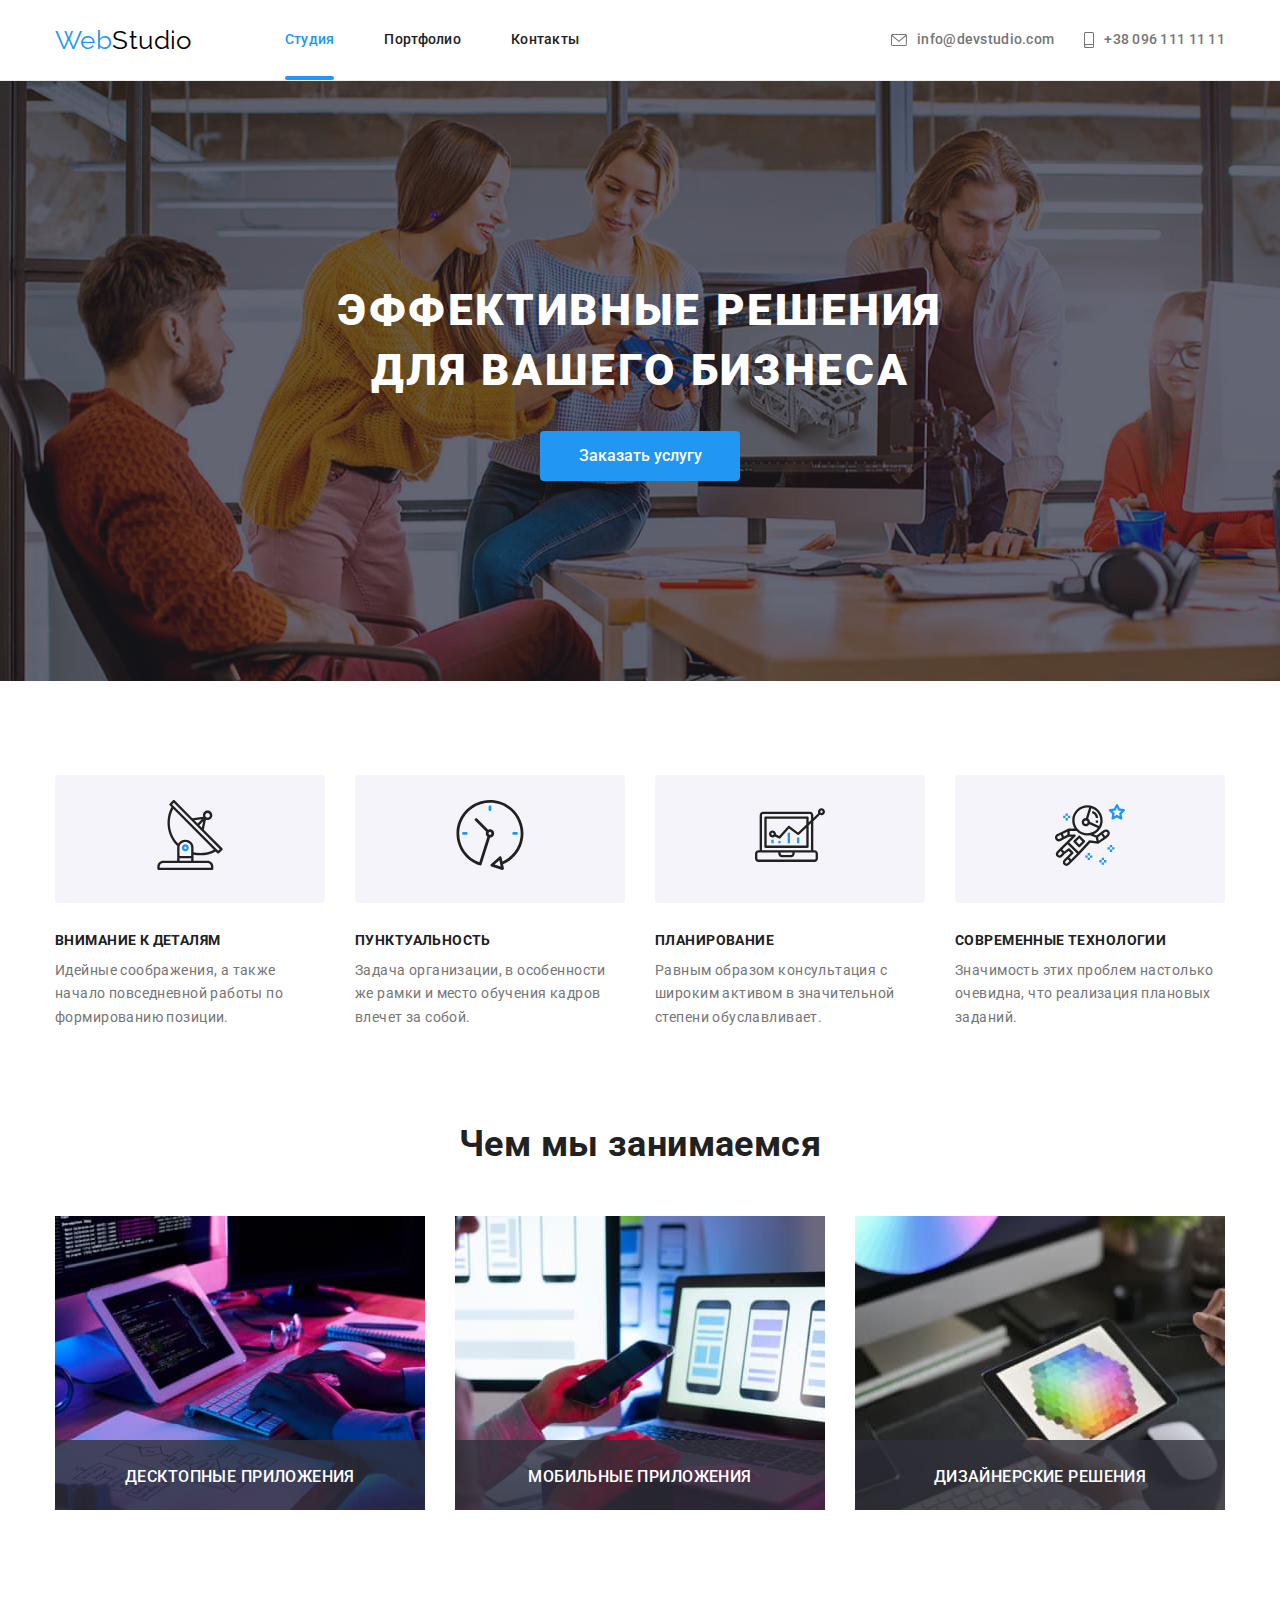
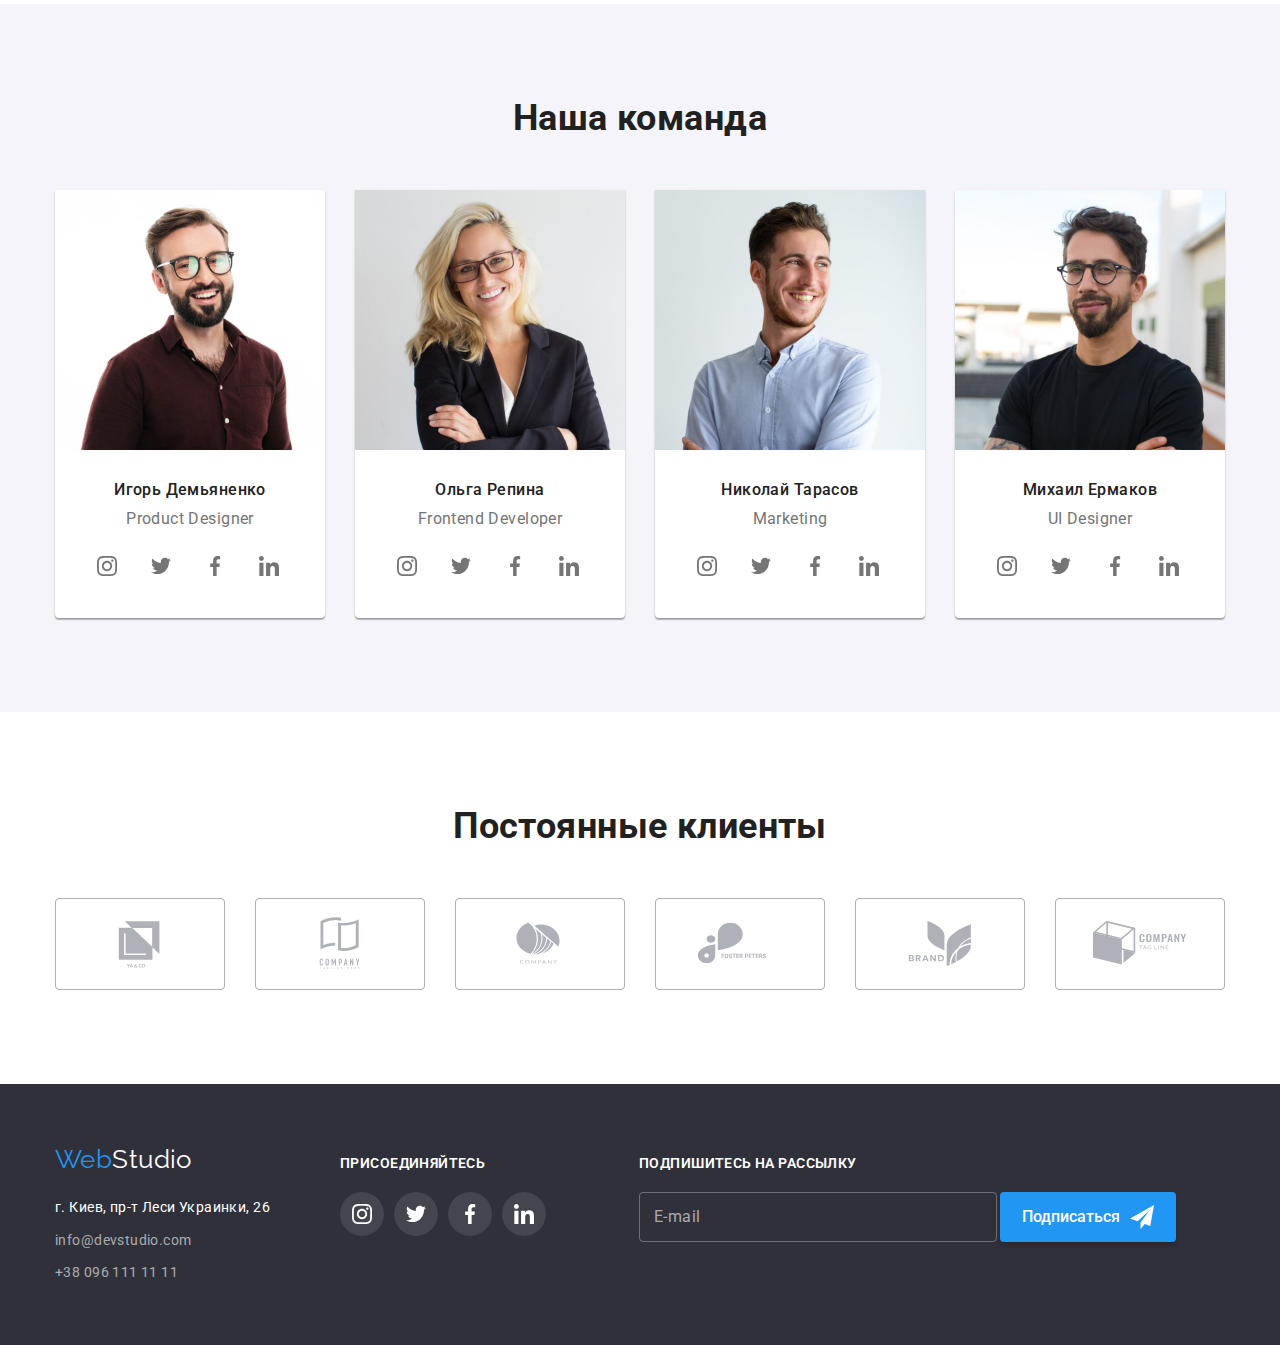
<file: index.html>
<!DOCTYPE html>
<html lang="ru">
  <head>
    <meta charset="UTF-8" />
    <meta http-equiv="X-UA-Compatible" content="IE=edge" />
    <meta name="viewport" content="width=device-width, initial-scale=1.0" />
    <title>Студия</title>
    <link rel="preconnect" href="https://fonts.googleapis.com" />
    <link rel="preconnect" href="https://fonts.gstatic.com" crossorigin />
    <link
      href="https://fonts.googleapis.com/css2?family=Raleway:wght@700&family=Roboto:wght@400;500;700;900&display=swap"
      rel="stylesheet"
    />
    <link
      rel="stylesheet"
      href="https://cdnjs.cloudflare.com/ajax/libs/modern-normalize/0.6.0/modern-normalize.min.css"
    />
    <link rel="stylesheet" href="./css/main.min.css" />
  </head>
  <body>
    <!--Header-->
    <header class="header">
      <div class="header__container container">
        <nav class="header__nav">
          <a class="logo link" href="./index.html"><span class="logo__accent">Web</span>Studio</a>

          <ul class="header__nav-pages list">
            <li class="header__nav-item">
              <a
                class="header__nav-link header__nav-link--current link animated"
                href="./index.html"
                >Студия</a
              >
            </li>
            <li class="header__nav-item">
              <a class="header__nav-link link animated" href="./portfolio.html">Портфолио</a>
            </li>
            <li class="header__nav-item">
              <a class="header__nav-link link animated" href="">Контакты</a>
            </li>
          </ul>
        </nav>

        <ul class="header__contacts list">
          <li class="header__contacts-item item">
            <a class="header__contacts-link link animated" href="mailto:info@devstudio.com">
              <svg class="header__contacts-icon" width="16" height="12">
                <use href="./images/icons.svg#icon-envelope"></use>
              </svg>
              info@devstudio.com
            </a>
          </li>
          <li class="header__contacts-item item">
            <a class="header__contacts-link link animated" href="tel:+380961111111">
              <svg class="header__contacts-icon" width="10" height="16">
                <use href="./images/icons.svg#icon-smartphone"></use>
              </svg>
              +38 096 111 11 11</a
            >
          </li>
        </ul>
      </div>
    </header>
    <main>
      <!--Hero-->
      <section class="section--hero">
        <div class="container">
          <h1 class="hero-title">
            Эффективные решения<br />
            для вашего бизнеса
          </h1>
          <button class="button button--hero" type="button" data-modal-open>Заказать услугу</button>
        </div>
      </section>

      <!--Преимущества-->
      <section class="features section">
        <div class="container">
          <h2 class="section__title visually-hidden">Преимущества</h2>
          <ul class="features__list list">
            <li class="features__item">
              <div class="features__icon-wrap">
                <svg class="features__icon">
                  <use href="./images/icons.svg#icon-antenna"></use>
                </svg>
              </div>

              <h3 class="features__title">Внимание к деталям</h3>
              <p class="features__description">
                Идейные соображения, а также начало повседневной работы по формированию позиции.
              </p>
            </li>
            <li class="features__item">
              <div class="features__icon-wrap">
                <svg class="features__icon">
                  <use href="./images/icons.svg#icon-clock"></use>
                </svg>
              </div>

              <h3 class="features__title">Пунктуальность</h3>
              <p class="features__description">
                Задача организации, в особенности же рамки и место обучения кадров влечет за собой.
              </p>
            </li>
            <li class="features__item">
              <div class="features__icon-wrap">
                <svg class="features__icon">
                  <use href="./images/icons.svg#icon-diagram"></use>
                </svg>
              </div>

              <h3 class="features__title">Планирование</h3>
              <p class="features__description">
                Равным образом консультация с широким активом в значительной степени обуславливает.
              </p>
            </li>
            <li class="features__item">
              <div class="features__icon-wrap">
                <svg class="features__icon">
                  <use href="./images/icons.svg#icon-astronaut"></use>
                </svg>
              </div>

              <h3 class="features__title">Современные технологии</h3>
              <p class="features__description">
                Значимость этих проблем настолько очевидна, что реализация плановых заданий.
              </p>
            </li>
          </ul>
        </div>
      </section>

      <!--Чем мы занимаемся-->
      <section class="occupation section">
        <div class="container">
          <h2 class="section__title">Чем мы занимаемся</h2>
          <ul class="occupation__list list">
            <li class="occupation__item item">
              <img src="./images/coding.jpg" alt="Пишем код сайта" width="370" />
              <p class="occupation__title">Десктопные приложения</p>
            </li>
            <li class="occupation__item item">
              <img src="./images/marking.jpg" alt="Делаем разметку" width="370" />
              <p class="occupation__title">Мобильные приложения</p>
            </li>
            <li class="occupation__item item">
              <img src="./images/designing.jpg" alt="Создаем дизайны" width="370" />
              <p class="occupation__title">Дизайнерские решения</p>
            </li>
          </ul>
        </div>
      </section>

      <!--Наша команда-->

      <section class="team section">
        <div class="container">
          <h2 class="section__title">Наша команда</h2>
          <ul class="team__list list">
            <li class="team__member-item item">
              <img
                class="team-member-picture"
                src="./images/igor-demianenko.jpg"
                alt="Игорь Демьяненко"
                width="270"
              />
              <div class="team__member-text">
                <h3 class="team__member-title">Игорь Демьяненко</h3>
                <p class="team__member-description">Product Designer</p>
                <ul class="team__socials-list list">
                  <li class="team__socials-item item">
                    <a class="team__socials-link link animated" href="">
                      <svg class="team__socials-icon animated">
                        <use href="./images/icons.svg#icon-instagram"></use>
                      </svg>
                    </a>
                  </li>
                  <li class="team__socials-item item">
                    <a class="team__socials-link link animated" href="">
                      <svg class="team__socials-icon animated">
                        <use href="./images/icons.svg#icon-twitter"></use>
                      </svg>
                    </a>
                  </li>
                  <li class="team__socials-item item">
                    <a class="team__socials-link link animated" href="">
                      <svg class="team__socials-icon animated">
                        <use href="./images/icons.svg#icon-facebook"></use>
                      </svg>
                    </a>
                  </li>
                  <li class="team__socials-item item">
                    <a class="team__socials-link link animated" href="">
                      <svg class="team__socials-icon animated">
                        <use href="./images/icons.svg#icon-linkedin"></use>
                      </svg>
                    </a>
                  </li>
                </ul>
              </div>
            </li>
            <li class="team__member-item item">
              <img
                class="team-member-picture"
                src="./images/olga-repina.jpg"
                alt="Ольга Репина"
                width="270"
              />
              <div class="team__member-text">
                <h3 class="team__member-title">Ольга Репина</h3>
                <p class="team__member-description">Frontend Developer</p>
                <ul class="team__socials-list list">
                  <li class="team__socials-item item">
                    <a class="team__socials-link link animated" href="">
                      <svg class="team__socials-icon animated">
                        <use href="./images/icons.svg#icon-instagram"></use>
                      </svg>
                    </a>
                  </li>
                  <li class="team__socials-item item">
                    <a class="team__socials-link link animated" href="">
                      <svg class="team__socials-icon animated">
                        <use href="./images/icons.svg#icon-twitter"></use>
                      </svg>
                    </a>
                  </li>
                  <li class="team__socials-item item">
                    <a class="team__socials-link link animated" href="">
                      <svg class="team__socials-icon animated">
                        <use href="./images/icons.svg#icon-facebook"></use>
                      </svg>
                    </a>
                  </li>
                  <li class="team__socials-item item">
                    <a class="team__socials-link link animated" href="">
                      <svg class="team__socials-icon animated">
                        <use href="./images/icons.svg#icon-linkedin"></use>
                      </svg>
                    </a>
                  </li>
                </ul>
              </div>
            </li>
            <li class="team__member-item item">
              <img
                class="team-member-picture"
                src="./images/nikolay-tarasov.jpg"
                alt="Николай Тарасов"
                width="270"
              />
              <div class="team__member-text">
                <h3 class="team__member-title">Николай Тарасов</h3>
                <p class="team__member-description">Marketing</p>
                <ul class="team__socials-list list">
                  <li class="team__socials-item item">
                    <a class="team__socials-link link animated" href="">
                      <svg class="team__socials-icon animated">
                        <use href="./images/icons.svg#icon-instagram"></use>
                      </svg>
                    </a>
                  </li>
                  <li class="team__socials-item item">
                    <a class="team__socials-link link animated" href="">
                      <svg class="team__socials-icon animated">
                        <use href="./images/icons.svg#icon-twitter"></use>
                      </svg>
                    </a>
                  </li>
                  <li class="team__socials-item item">
                    <a class="team__socials-link link animated" href="">
                      <svg class="team__socials-icon animated">
                        <use href="./images/icons.svg#icon-facebook"></use>
                      </svg>
                    </a>
                  </li>
                  <li class="team__socials-item item">
                    <a class="team__socials-link link animated" href="">
                      <svg class="team__socials-icon animated">
                        <use href="./images/icons.svg#icon-linkedin"></use>
                      </svg>
                    </a>
                  </li>
                </ul>
              </div>
            </li>
            <li class="team__member-item item">
              <img
                class="team-member-picture"
                src="./images/mikhail-ermakov.jpg"
                alt="Михаил Ермаков"
                width="270"
              />
              <div class="team__member-text">
                <h3 class="team__member-title">Михаил Ермаков</h3>
                <p class="team__member-description">UI Designer</p>
                <ul class="team__socials-list list">
                  <li class="team__socials-item item">
                    <a class="team__socials-link link animated" href="">
                      <svg class="team__socials-icon animated">
                        <use href="./images/icons.svg#icon-instagram"></use>
                      </svg>
                    </a>
                  </li>
                  <li class="team__socials-item item">
                    <a class="team__socials-link link animated" href="">
                      <svg class="team__socials-icon animated">
                        <use href="./images/icons.svg#icon-twitter"></use>
                      </svg>
                    </a>
                  </li>
                  <li class="team__socials-item item">
                    <a class="team__socials-link link animated" href="">
                      <svg class="team__socials-icon animated">
                        <use href="./images/icons.svg#icon-facebook"></use>
                      </svg>
                    </a>
                  </li>
                  <li class="team__socials-item item">
                    <a class="team__socials-link link animated" href="">
                      <svg class="team__socials-icon animated">
                        <use href="./images/icons.svg#icon-linkedin"></use>
                      </svg>
                    </a>
                  </li>
                </ul>
              </div>
            </li>
          </ul>
        </div>
      </section>

      <!-- Постоянные клиенты -->

      <section class="customers section">
        <div class="container">
          <h2 class="section__title">Постоянные клиенты</h2>
          <ul class="customers__list list">
            <li class="customers__item item animated">
              <svg class="customers__icon animated">
                <use href="./images/icons.svg#icon-Logo-1"></use>
              </svg>
            </li>
            <li class="customers__item item animated">
              <svg class="customers__icon animated">
                <use href="./images/icons.svg#icon-Logo-2"></use>
              </svg>
            </li>
            <li class="customers__item item animated">
              <svg class="customers__icon animated">
                <use href="./images/icons.svg#icon-Logo-3"></use>
              </svg>
            </li>
            <li class="customers__item item animated">
              <svg class="customers__icon animated">
                <use href="./images/icons.svg#icon-Logo-4"></use>
              </svg>
            </li>
            <li class="customers__item item animated">
              <svg class="customers__icon animated">
                <use href="./images/icons.svg#icon-Logo-5"></use>
              </svg>
            </li>
            <li class="customers__item item animated">
              <svg class="customers__icon animated">
                <use href="./images/icons.svg#icon-Logo-6"></use>
              </svg>
            </li>
          </ul>
        </div>
      </section>
    </main>
    <!--Footer-->
    <footer class="footer">
      <div class="footer__container container">
        <div class="footer-adress">
          <a class="logo logo--footer link" href="./index.html"
            ><span class="logo__accent">Web</span>Studio
          </a>
          <address>
            <ul class="footer-address__list list">
              <li class="footer-address__item item">
                <a
                  class="footer-address__link footer-address__link--map link animated"
                  href="https://goo.gl/maps/ijGrAgnLtxh1ivYe7"
                  target="_blank"
                  >г. Киев, пр-т Леси Украинки, 26</a
                >
              </li>
              <li class="footer-address__item item">
                <a class="footer-address__link link animated" href="mailto:info@devstudio.com"
                  >info@devstudio.com</a
                >
              </li>
              <li class="footer-address__item item">
                <a class="footer-address__link link animated" href="tel:+380961111111"
                  >+38 096 111 11 11</a
                >
              </li>
            </ul>
          </address>
        </div>
        <div class="footer-socials">
          <p class="footer-socials__cta">присоединяйтесь</p>
          <ul class="footer-socials__list list">
            <li class="footer-socials__item item">
              <a class="footer-socials__link link animated" href="">
                <svg class="footer-socials__icon">
                  <use href="./images/icons.svg#icon-instagram"></use>
                </svg>
              </a>
            </li>
            <li class="footer-socials__item item">
              <a class="footer-socials__link link animated" href="">
                <svg class="footer-socials__icon">
                  <use href="./images/icons.svg#icon-twitter"></use>
                </svg>
              </a>
            </li>
            <li class="footer-socials__item item">
              <a class="footer-socials__link link animated" href="">
                <svg class="footer-socials__icon">
                  <use href="./images/icons.svg#icon-facebook"></use>
                </svg>
              </a>
            </li>
            <li class="footer-socials__item item">
              <a class="footer-socials__link link animated" href="">
                <svg class="footer-socials__icon">
                  <use href="./images/icons.svg#icon-linkedin"></use>
                </svg>
              </a>
            </li>
          </ul>
        </div>
        <div class="footer-subscribe">
          <span class="footer-subscribe__cta">Подпишитесь на рассылку</span>
          <form class="footer-subscribe__form" name="subscribe-form">
            <label>
              <input
                class="footer-subscribe__input input animated"
                type="email"
                name="email"
                placeholder=" "
              />
              <span class="footer-subscribe__label">E-mail</span>
            </label>

            <button class="button button--footer-submit" type="submit">
              Подписаться
              <svg class="button__icon-send">
                <use href="./images/icons.svg#icon-send"></use>
              </svg>
            </button>
          </form>
        </div>
      </div>
    </footer>

    <!-- Modal -->
    <div class="backdrop is-hidden animated" data-modal>
      <div class="modal animated">
        <p class="modal__title">Оставьте свои данные, мы вам перезвоним</p>
        <form class="modal__form">
          <label class="modal__form-label">
            <span class="modal__form-name">Имя</span>
            <input class="modal__input animated" name="name" type="text" placeholder=" " />
            <svg class="modal__input-icon animated">
              <use href="images/icons.svg#icon-person"></use>
            </svg>
          </label>
          <label class="modal__form-label">
            <span class="modal__form-name">Телефон</span>
            <input class="modal__input animated" name="tel" type="tel" placeholder=" " /><svg
              class="modal__input-icon animated"
            >
              <use href="images/icons.svg#icon-phone"></use>
            </svg>
          </label>
          <label class="modal__form-label">
            <span class="modal__form-name">Почта</span>
            <input class="modal__input animated" type="email" name="email" placeholder=" " /><svg
              class="modal__input-icon animated"
            >
              <use href="images/icons.svg#icon-email"></use>
            </svg>
          </label>
          <label class="modal__form-label">
            <span class="modal__form-name">Комментарий</span>
            <textarea
              class="modal__input modal__input--comment animated"
              name="comments"
              placeholder="Введите текст"
            ></textarea>
          </label>

          <label class="modal__privacy">
            <input
              class="modal__checkbox input visually-hidden"
              type="checkbox"
              id="privacy"
              name="privacy"
            />
            <span class="modal__checkbox"></span>Соглашаюсь с рассылкой и принимаю&nbsp;
            <a class="modal__privacy-link link" href="">Условия договора</a></label
          >

          <button class="button button--modal-submit animated" type="submit">Отправить</button>
        </form>
        <button class="button--close animated" data-modal-close>
          <svg class="button__close-icon animated">
            <use href="./images/icons.svg#icon-close-btn"></use>
          </svg>
        </button>
      </div>
    </div>

    <script src="./js/modal.js"></script>
  </body>
</html>
</file>
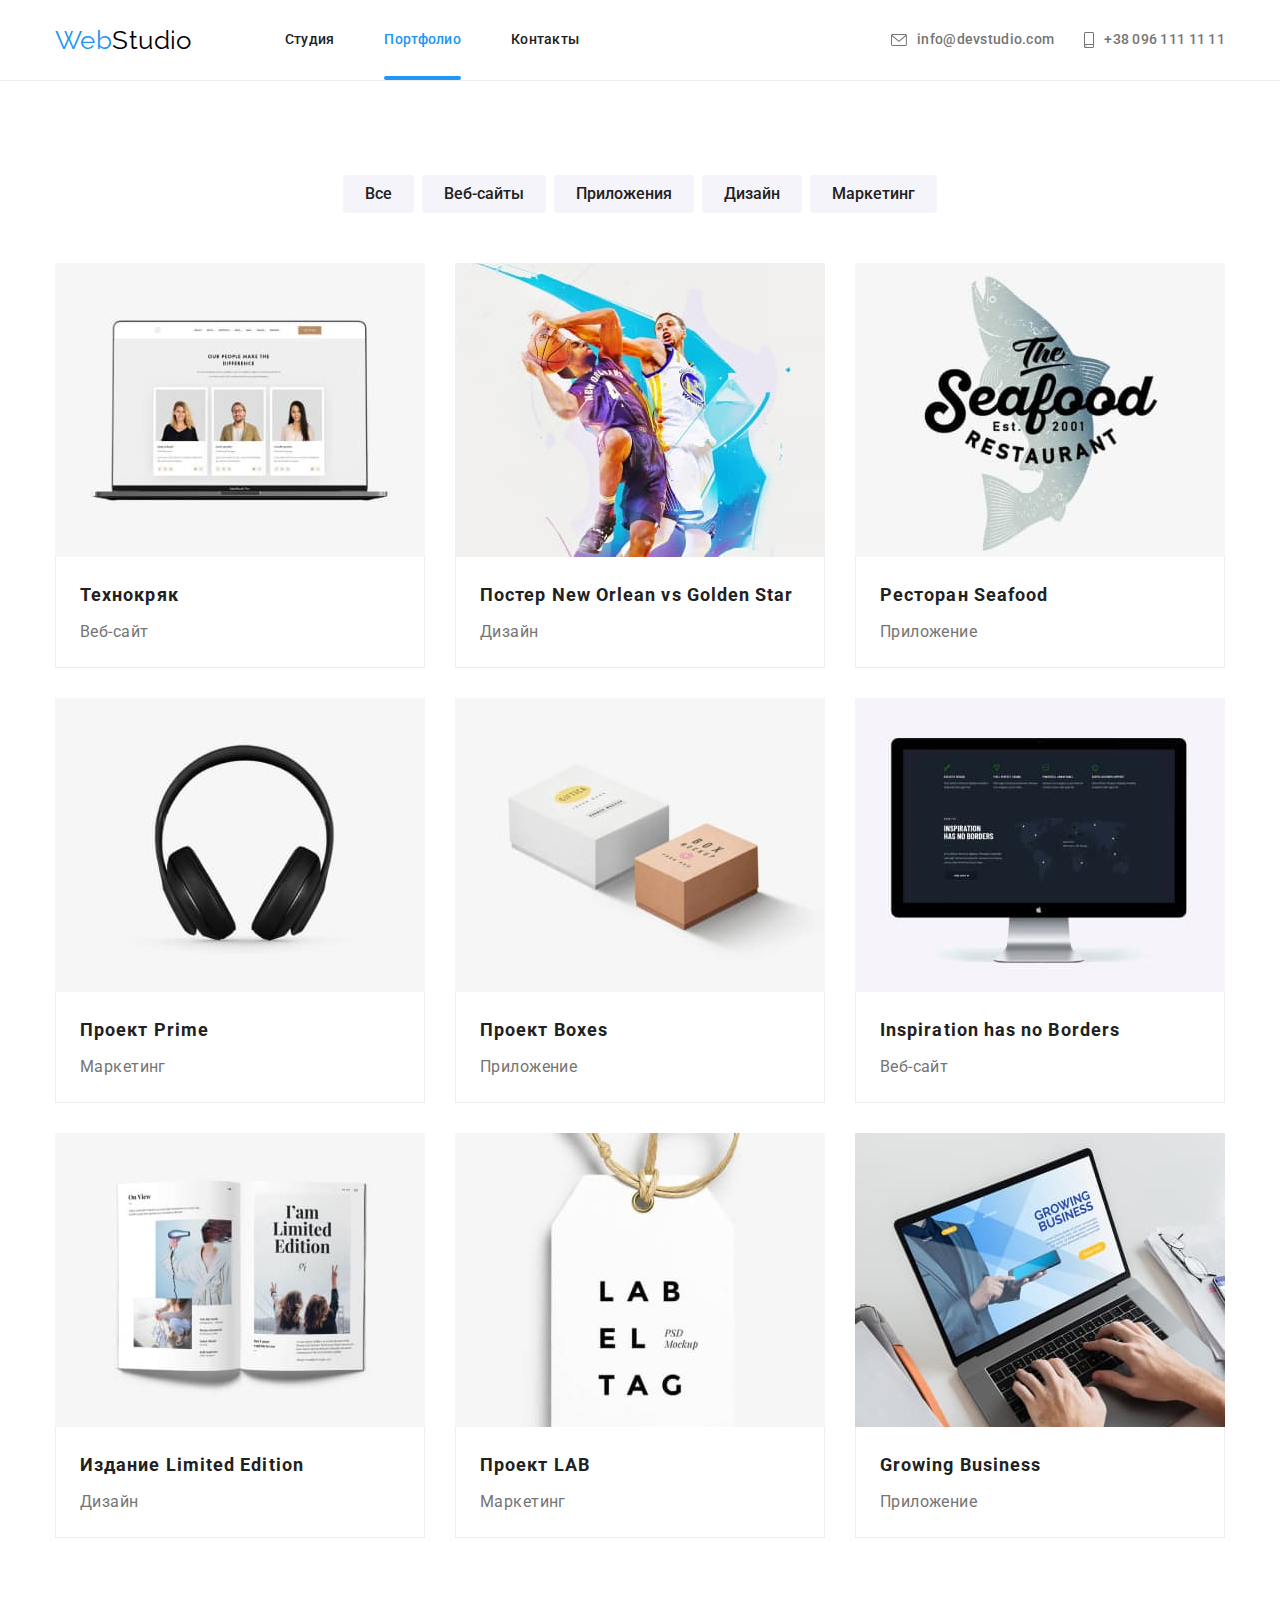
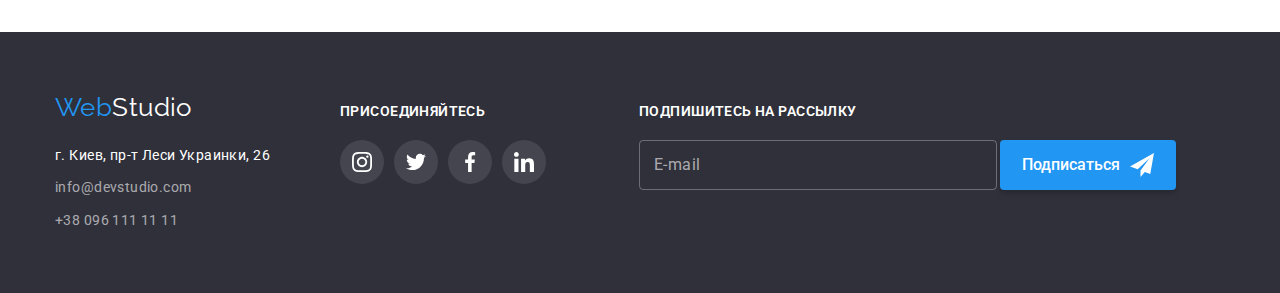
<file: portfolio.html>
<!DOCTYPE html>
<html lang="ru">
  <head>
    <meta charset="UTF-8" />
    <meta http-equiv="X-UA-Compatible" content="IE=edge" />
    <meta name="viewport" content="width=device-width, initial-scale=1.0" />
    <title>Портфолио</title>
    <link rel="preconnect" href="https://fonts.googleapis.com" />
    <link rel="preconnect" href="https://fonts.gstatic.com" crossorigin />
    <link
      href="https://fonts.googleapis.com/css2?family=Raleway:wght@700&family=Roboto:wght@400;500;700;900&display=swap"
      rel="stylesheet"
    />
    <link
      rel="stylesheet"
      href="https://cdnjs.cloudflare.com/ajax/libs/modern-normalize/0.6.0/modern-normalize.min.css"
    />
    <link rel="stylesheet" href="./css/main.min.css" />
  </head>
  <body>
    <!--Header-->
    <header class="header">
      <div class="header__container container">
        <nav class="header__nav">
          <a class="logo link" href="./index.html"><span class="logo__accent">Web</span>Studio</a>

          <ul class="header__nav-pages list">
            <li class="header__nav-item">
              <a class="header__nav-link link animated" href="./index.html">Студия</a>
            </li>
            <li class="header__nav-item">
              <a
                class="header__nav-link header__nav-link--current link animated"
                href="./portfolio.html"
                >Портфолио</a
              >
            </li>
            <li class="header__nav-item">
              <a class="header__nav-link link animated" href="">Контакты</a>
            </li>
          </ul>
        </nav>

        <ul class="header__contacts list">
          <li class="header__contacts-item item">
            <a class="header__contacts-link link animated" href="mailto:info@devstudio.com">
              <svg class="header__contacts-icon" width="16" height="12">
                <use href="./images/icons.svg#icon-envelope"></use>
              </svg>
              info@devstudio.com
            </a>
          </li>
          <li class="header__contacts-item item">
            <a class="header__contacts-link link animated" href="tel:+380961111111">
              <svg class="header__contacts-icon" width="10" height="16">
                <use href="./images/icons.svg#icon-smartphone"></use>
              </svg>
              +38 096 111 11 11</a
            >
          </li>
        </ul>
      </div>
    </header>
    <main>
      <!--Портфолио-->
      <section class="portfolio section">
        <div class="container">
          <h1 class="visually-hidden">Портфолио</h1>
          <ul class="portfolio__filter list">
            <li class="portfolio__filter-item item">
              <button class="button button--filter animated" type="button">Все</button>
            </li>
            <li class="portfolio__filter-item item">
              <button class="button button--filter animated" type="button">Веб-сайты</button>
            </li>
            <li class="portfolio__filter-item item">
              <button class="button button--filter animated" type="button">Приложения</button>
            </li>
            <li class="portfolio__filter-item item">
              <button class="button button--filter animated" type="button">Дизайн</button>
            </li>
            <li class="portfolio__filter-item item">
              <button class="button button--filter animated" type="button">Маркетинг</button>
            </li>
          </ul>
          <ul class="portfolio__cards list">
            <li class="portfolio__cards-item item">
              <a class="portfolio__link link animated" href=""
                ><div class="portfolio__cards-img-wrap">
                  <div class="portfolio__overlay animated">
                    <p class="portfolio__description">
                      Технокряк это современная площадка распространения коронавируса. Компании
                      используют эту платформу для цифрового шпионажа и атак на защищённые сервера
                      конкурентов.
                    </p>
                  </div>
                  <img
                    class="portfolio__img"
                    src="./images/technocrack.jpg"
                    alt="Технокряк"
                    width="370"
                  />
                </div>
                <div class="portfolio__cards-text">
                  <h2 class="portfolio__title">Технокряк</h2>
                  <p class="portfolio__type">Веб-сайт</p>
                </div>
              </a>
            </li>
            <li class="portfolio__cards-item item">
              <a class="portfolio__link link animated" href=""
                ><div class="portfolio__cards-img-wrap">
                  <div class="portfolio__overlay animated">
                    <p class="portfolio__description">
                      Технокряк это современная площадка распространения коронавируса. Компании
                      используют эту платформу для цифрового шпионажа и атак на защищённые сервера
                      конкурентов.
                    </p>
                  </div>
                  <img
                    class="portfolio__img"
                    src="./images/basketball.jpg"
                    alt="Постер New Orlean vs Golden Star"
                    width="370"
                  />
                </div>
                <div class="portfolio__cards-text">
                  <h2 class="portfolio__title">Постер New Orlean vs Golden Star</h2>
                  <p class="portfolio__type">Дизайн</p>
                </div>
              </a>
            </li>
            <li class="portfolio__cards-item item">
              <a class="portfolio__link link animated" href=""
                ><div class="portfolio__cards-img-wrap">
                  <div class="portfolio__overlay animated">
                    <p class="portfolio__description">
                      Технокряк это современная площадка распространения коронавируса. Компании
                      используют эту платформу для цифрового шпионажа и атак на защищённые сервера
                      конкурентов.
                    </p>
                  </div>
                  <img
                    class="portfolio__img"
                    src="./images/seafood.jpg"
                    alt="Ресторан Seafood"
                    width="370"
                  />
                </div>
                <div class="portfolio__cards-text">
                  <h2 class="portfolio__title">Ресторан Seafood</h2>
                  <p class="portfolio__type">Приложение</p>
                </div>
              </a>
            </li>
            <li class="portfolio__cards-item item">
              <a class="portfolio__link link animated" href=""
                ><div class="portfolio__cards-img-wrap">
                  <div class="portfolio__overlay animated">
                    <p class="portfolio__description">
                      Технокряк это современная площадка распространения коронавируса. Компании
                      используют эту платформу для цифрового шпионажа и атак на защищённые сервера
                      конкурентов.
                    </p>
                  </div>
                  <img
                    class="portfolio__img"
                    src="./images/prime.jpg"
                    alt="Проект Prime"
                    width="370"
                  />
                </div>
                <div class="portfolio__cards-text">
                  <h2 class="portfolio__title">Проект Prime</h2>
                  <p class="portfolio__type">Маркетинг</p>
                </div>
              </a>
            </li>
            <li class="portfolio__cards-item item">
              <a class="portfolio__link link animated" href=""
                ><div class="portfolio__cards-img-wrap">
                  <div class="portfolio__overlay animated">
                    <p class="portfolio__description">
                      Технокряк это современная площадка распространения коронавируса. Компании
                      используют эту платформу для цифрового шпионажа и атак на защищённые сервера
                      конкурентов.
                    </p>
                  </div>
                  <img
                    class="portfolio__img"
                    src="./images/boxes.jpg"
                    alt="Проект Boxes"
                    width="370"
                  />
                </div>
                <div class="portfolio__cards-text">
                  <h2 class="portfolio__title">Проект Boxes</h2>
                  <p class="portfolio__type">Приложение</p>
                </div>
              </a>
            </li>
            <li class="portfolio__cards-item item">
              <a class="portfolio__link link animated" href=""
                ><div class="portfolio__cards-img-wrap">
                  <div class="portfolio__overlay animated">
                    <p class="portfolio__description">
                      Технокряк это современная площадка распространения коронавируса. Компании
                      используют эту платформу для цифрового шпионажа и атак на защищённые сервера
                      конкурентов.
                    </p>
                  </div>
                  <img
                    class="portfolio__img"
                    src="./images/inspiration.jpg"
                    alt="Inspiration has no Borders"
                    width="370"
                  />
                </div>
                <div class="portfolio__cards-text">
                  <h2 class="portfolio__title">Inspiration has no Borders</h2>
                  <p class="portfolio__type">Веб-сайт</p>
                </div>
              </a>
            </li>
            <li class="portfolio__cards-item item">
              <a class="portfolio__link link animated" href=""
                ><div class="portfolio__cards-img-wrap">
                  <div class="portfolio__overlay animated">
                    <p class="portfolio__description">
                      Технокряк это современная площадка распространения коронавируса. Компании
                      используют эту платформу для цифрового шпионажа и атак на защищённые сервера
                      конкурентов.
                    </p>
                  </div>
                  <img
                    class="portfolio__img"
                    src="./images/magazine.jpg"
                    alt="Издание Limited Edition"
                    width="370"
                  />
                </div>
                <div class="portfolio__cards-text">
                  <h2 class="portfolio__title">Издание Limited Edition</h2>
                  <p class="portfolio__type">Дизайн</p>
                </div>
              </a>
            </li>
            <li class="portfolio__cards-item item">
              <a class="portfolio__link link animated" href=""
                ><div class="portfolio__cards-img-wrap">
                  <div class="portfolio__overlay animated">
                    <p class="portfolio__description">
                      Технокряк это современная площадка распространения коронавируса. Компании
                      используют эту платформу для цифрового шпионажа и атак на защищённые сервера
                      конкурентов.
                    </p>
                  </div>
                  <img class="portfolio__img" src="./images/lab.jpg" alt="Проект LAB" width="370" />
                </div>
                <div class="portfolio__cards-text">
                  <h2 class="portfolio__title">Проект LAB</h2>
                  <p class="portfolio__type">Маркетинг</p>
                </div>
              </a>
            </li>
            <li class="portfolio__cards-item item">
              <a class="portfolio__link link animated" href=""
                ><div class="portfolio__cards-img-wrap">
                  <div class="portfolio__overlay animated">
                    <p class="portfolio__description">
                      Технокряк это современная площадка распространения коронавируса. Компании
                      используют эту платформу для цифрового шпионажа и атак на защищённые сервера
                      конкурентов.
                    </p>
                  </div>
                  <img
                    class="portfolio__img"
                    src="./images/growing-businnes.jpg"
                    alt="Growing Business"
                    width="370"
                  />
                </div>
                <div class="portfolio__cards-text">
                  <h2 class="portfolio__title">Growing Business</h2>
                  <p class="portfolio__type">Приложение</p>
                </div>
              </a>
            </li>
          </ul>
        </div>
      </section>
    </main>
    <!--Footer-->
    <footer class="footer">
      <div class="footer__container container">
        <div class="footer-adress">
          <a class="logo logo--footer link" href="./index.html"
            ><span class="logo__accent">Web</span>Studio
          </a>
          <address>
            <ul class="footer-address__list list">
              <li class="footer-address__item item">
                <a
                  class="footer-address__link footer-address__link--map link animated"
                  href="https://goo.gl/maps/ijGrAgnLtxh1ivYe7"
                  target="_blank"
                  >г. Киев, пр-т Леси Украинки, 26</a
                >
              </li>
              <li class="footer-address__item item">
                <a class="footer-address__link link animated" href="mailto:info@devstudio.com"
                  >info@devstudio.com</a
                >
              </li>
              <li class="footer-address__item item">
                <a class="footer-address__link link animated" href="tel:+380961111111"
                  >+38 096 111 11 11</a
                >
              </li>
            </ul>
          </address>
        </div>
        <div class="footer-socials">
          <p class="footer-socials__cta">присоединяйтесь</p>
          <ul class="footer-socials__list list">
            <li class="footer-socials__item item">
              <a class="footer-socials__link link animated" href="">
                <svg class="footer-socials__icon">
                  <use href="./images/icons.svg#icon-instagram"></use>
                </svg>
              </a>
            </li>
            <li class="footer-socials__item item">
              <a class="footer-socials__link link animated" href="">
                <svg class="footer-socials__icon">
                  <use href="./images/icons.svg#icon-twitter"></use>
                </svg>
              </a>
            </li>
            <li class="footer-socials__item item">
              <a class="footer-socials__link link animated" href="">
                <svg class="footer-socials__icon">
                  <use href="./images/icons.svg#icon-facebook"></use>
                </svg>
              </a>
            </li>
            <li class="footer-socials__item item">
              <a class="footer-socials__link link animated" href="">
                <svg class="footer-socials__icon">
                  <use href="./images/icons.svg#icon-linkedin"></use>
                </svg>
              </a>
            </li>
          </ul>
        </div>
        <div class="footer-subscribe">
          <span class="footer-subscribe__cta">Подпишитесь на рассылку</span>
          <form class="footer-subscribe__form" name="subscribe-form">
            <label>
              <input
                class="footer-subscribe__input input animated"
                type="email"
                name="email"
                placeholder=" "
              />
              <span class="footer-subscribe__label">E-mail</span>
            </label>

            <button class="button button--footer-submit" type="submit">
              Подписаться
              <svg class="button__icon-send">
                <use href="./images/icons.svg#icon-send"></use>
              </svg>
            </button>
          </form>
        </div>
      </div>
    </footer>
  </body>
</html>
</file>
<file: css/main.min.css>
h1,h2,h3,h4,h5,p,ul{margin:0;padding:0}img{display:block;max-width:100%}body{background-color:#fff;font-family:Roboto, sans-serif;font-size:14px;line-height:1.71;letter-spacing:.03em;color:#757575}.link{text-decoration:none}.link:focus-visible{outline:none}.list{list-style:none;fill:#757575}.container{width:1200px;margin:0 auto;padding:0 15px}.visually-hidden{position:fixed;-webkit-transform:scale(0);transform:scale(0)}.animated{-webkit-transition-property:opacity, color, fill, background-color, border-color, -webkit-transform, -webkit-box-shadow;transition-property:opacity, color, fill, background-color, border-color, -webkit-transform, -webkit-box-shadow;transition-property:transform, opacity, box-shadow, color, fill, background-color, border-color;transition-property:transform, opacity, box-shadow, color, fill, background-color, border-color, -webkit-transform, -webkit-box-shadow;-webkit-transition-duration:250ms;transition-duration:250ms;-webkit-transition-timing-function:cubic-bezier(0.4, 0, 0.2, 1);transition-timing-function:cubic-bezier(0.4, 0, 0.2, 1)}.input{outline:none}.input:hover,.input:focus,.input:not(:placeholder-shown){border:1px solid #2196f3}.section{padding:94px 0}.section__title{margin-bottom:50px;font-size:36px;font-weight:700;line-height:1.16;color:#212121;text-align:center}.button{font-size:16px;font-weight:500;line-height:1.62;color:#212121;display:inline-block;padding:6px 22px;border-radius:4px;border:none;font-family:inherit;background-color:#f5f4fa;cursor:pointer}.button:hover,.button:focus{color:#fff;background-color:#2196f3}.button:focus-visible{outline:none}.button--filter:hover,.button--filter:focus{-webkit-box-shadow:0px 3px 1px rgba(0,0,0,0.1),0px 1px 2px rgba(0,0,0,0.08),0px 2px 2px rgba(0,0,0,0.12);box-shadow:0px 3px 1px rgba(0,0,0,0.1),0px 1px 2px rgba(0,0,0,0.08),0px 2px 2px rgba(0,0,0,0.12)}.button--hero{color:#fff;background-color:#2196f3;padding:10px 32px;min-width:200px;height:50px}.button--footer-submit{display:-webkit-inline-box;display:-ms-inline-flexbox;display:inline-flex;-webkit-box-align:center;-ms-flex-align:center;align-items:center;-webkit-box-shadow:0px 4px 4px rgba(0,0,0,0.15);box-shadow:0px 4px 4px rgba(0,0,0,0.15);height:50px;color:#fff;background-color:#2196f3}.button__icon-send{width:24px;height:24px;margin-left:10px}.button--modal-submit{display:block;height:50px;min-width:200px;margin-left:auto;margin-right:auto;-webkit-box-shadow:0px 4px 4px rgba(0,0,0,0.15);box-shadow:0px 4px 4px rgba(0,0,0,0.15);color:#fff;background-color:#2196f3}.button--modal-submit:hover,.button--modal-submit:focus{background-color:#188ce8}.button--close{position:absolute;display:-webkit-box;display:-ms-flexbox;display:flex;-webkit-box-pack:center;-ms-flex-pack:center;justify-content:center;-webkit-box-align:center;-ms-flex-align:center;align-items:center;top:8px;right:8px;border:1px solid rgba(0,0,0,0.1);border-radius:50%;width:30px;height:30px;cursor:pointer;background-color:transparent}.button--close:hover .button__close-icon,.button--close:focus .button__close-icon{fill:#2196f3}.button__close-icon{width:11px;height:11px}.header{border-bottom:1px solid #ececec}.logo{font-size:26px;line-height:1.19;color:#000;font-family:Raleway, cursive}.logo__accent{color:#2196f3}.header__container,.header__nav,.header__nav-pages,.header__contacts{display:-webkit-box;display:-ms-flexbox;display:flex;-webkit-box-align:center;-ms-flex-align:center;align-items:center}.header__nav-pages{margin-left:93px}.header__contacts{margin-left:auto}.header__nav-item+.header__nav-item{margin-left:50px}.header__contacts-item+.header__contacts-item{margin-left:30px}.header__nav-link,.header__contacts-link{position:relative;display:block;padding:32px 0;color:#212121;font-weight:500;line-height:1.14;letter-spacing:0.02em}.header__contacts-link{color:#757575}.header__nav-link--current::after{content:'';position:absolute;left:0;bottom:0;display:block;width:100%;height:4px;background-color:#2196f3;border-radius:4px}.header__nav-link:hover,.header__nav-link:focus,.header__nav-link--current,.header__contacts-link:hover,.header__contacts-link:focus{color:#2196f3;fill:#2196f3}.header__contacts-link{display:-webkit-box;display:-ms-flexbox;display:flex;-webkit-box-align:center;-ms-flex-align:center;align-items:center}.header__contacts-icon{margin-right:10px}.section--hero{max-width:1600px;margin:0 auto;padding-top:200px;padding-bottom:200px;background-color:#2f303a;background-image:-webkit-gradient(linear, left top, left bottom, from(rgba(47,48,58,0.4)), to(rgba(47,48,58,0.4))),url("../images/hero.jpg");background-image:linear-gradient(rgba(47,48,58,0.4), rgba(47,48,58,0.4)),url("../images/hero.jpg");text-align:center}.hero-title{font-size:44px;font-weight:900;line-height:1.36;letter-spacing:.06em;color:#fff;margin-bottom:30px;text-transform:uppercase}.features{padding-bottom:0}.features__list{display:-webkit-box;display:-ms-flexbox;display:flex;-ms-flex-wrap:wrap;flex-wrap:wrap}.features__icon-wrap{padding:25px 100px;margin-bottom:30px;background-color:#f5f4fa;border-radius:4px}.features__icon{width:70px;height:70px}.features__item:not(:last-child){margin-right:30px}.features__title{font-size:14px;line-height:1.14;color:#212121;margin-bottom:10px;text-transform:uppercase}.features__description{width:270px}.occupation__list{display:-webkit-box;display:-ms-flexbox;display:flex}.occupation__item{position:relative}.occupation__item:not(:last-child){margin-right:30px}.occupation__title{position:absolute;bottom:0;left:0;width:370px;height:70px;padding:27px 0;font-size:16px;font-weight:500;line-height:1.19;color:#fff;text-transform:uppercase;text-align:center;background-color:rgba(47,48,58,0.8)}.section.team{background-color:#f5f4fa}.team__list{display:-webkit-box;display:-ms-flexbox;display:flex}.team__member-item{text-align:center;background-color:#fff;-webkit-box-shadow:0px 1px 3px rgba(0,0,0,0.12),0px 1px 1px rgba(0,0,0,0.14),0px 2px 1px rgba(0,0,0,0.2);box-shadow:0px 1px 3px rgba(0,0,0,0.12),0px 1px 1px rgba(0,0,0,0.14),0px 2px 1px rgba(0,0,0,0.2);border-radius:0px 0px 4px 4px}.team__member-item:not(:last-child){margin-right:30px}.team__member-text{padding:30px}.team__member-title{margin-bottom:10px;font-size:16px;font-weight:500;line-height:1.19;color:#212121}.team__member-description{margin-bottom:16px;font-size:16px;line-height:1.19;color:#757575}.team__socials-list{display:-webkit-box;display:-ms-flexbox;display:flex;-ms-flex-wrap:wrap;flex-wrap:wrap}.team__socials-item:not(:last-child){margin-right:10px}.team__socials-link{width:44px;height:44px;display:-webkit-box;display:-ms-flexbox;display:flex;-webkit-box-pack:center;-ms-flex-pack:center;justify-content:center;-webkit-box-align:center;-ms-flex-align:center;align-items:center;border-radius:50%}.team__socials-link:hover,.team__socials-link:focus{background-color:#2196f3}.team__socials-icon{width:20px;height:20px;fill:#757575}.team__socials-link:hover .team__socials-icon,.team__socials-link:focus .team__socials-icon{fill:#fff}.customers__list{display:-webkit-box;display:-ms-flexbox;display:flex;-ms-flex-wrap:wrap;flex-wrap:wrap}.customers__item{display:-webkit-box;display:-ms-flexbox;display:flex;-webkit-box-pack:center;-ms-flex-pack:center;justify-content:center;-webkit-box-align:center;-ms-flex-align:center;align-items:center;width:170px;height:92px;fill:#afb1b8;border:1px solid #afb1b8;border-radius:4px}.customers__item:not(:last-child){margin-right:30px}.customers__item:hover,.customers__item:focus{border-color:#2196f3;cursor:pointer}.customers__icon{width:106px;height:60px}.customers__item:hover .customers__icon,.customers__item:focus .customers__icon{fill:#2196f3}.footer{background-color:#2f303a;padding:60px 0}.footer__container{display:-webkit-box;display:-ms-flexbox;display:flex;-webkit-box-align:baseline;-ms-flex-align:baseline;align-items:baseline}.footer-socials__list{display:-webkit-box;display:-ms-flexbox;display:flex}.footer-socials{margin-left:70px}.footer-socials__item:not(:last-child){margin-right:10px}.footer-subscribe{margin-left:93px}.footer-subscribe__form{position:relative;margin-top:20px}.footer-subscribe__label{position:absolute;top:15px;left:15px;font-size:16px;line-height:1.26;color:rgba(255,255,255,0.6)}.footer-subscribe__input:focus+.footer-subscribe__label,.footer-subscribe__input:not(:placeholder-shown)+.footer-subscribe__label{color:transparent}.footer-socials__cta,.footer-subscribe__cta{display:block;font-weight:600;text-transform:uppercase;color:#fff;line-height:1.14}.footer-subscribe__input{display:inline-block;width:358px;height:50px;padding:15px;background-color:transparent;border:1px solid rgba(255,255,255,0.3);border-radius:4px;font-size:16px;color:#fff}.footer-socials__link{width:44px;height:44px;display:-webkit-box;display:-ms-flexbox;display:flex;-webkit-box-pack:center;-ms-flex-pack:center;justify-content:center;-webkit-box-align:center;-ms-flex-align:center;align-items:center;background-color:rgba(255,255,255,0.1);border-radius:50%}.footer-socials__link:hover,.footer-socials__link:focus{background-color:#2196f3}.footer-socials__icon{width:20px;height:20px;fill:#fff}.footer-address__list,.footer-socials__list{margin-top:20px}.footer-address__item:not(:last-child){margin-bottom:9px}.footer-address__link{color:rgba(255,255,255,0.6);font-style:normal}.footer-address__link:hover,.footer-address__link:focus{color:#2196f3}.logo--footer{color:#fff}.footer-address__link--map{color:#fff}.portfolio__filter{display:-webkit-box;display:-ms-flexbox;display:flex;-webkit-box-pack:center;-ms-flex-pack:center;justify-content:center;margin-bottom:50px}.portfolio__filter-item:not(:last-child){margin-right:8px}.portfolio__cards{display:-webkit-box;display:-ms-flexbox;display:flex;-ms-flex-wrap:wrap;flex-wrap:wrap}.portfolio__cards-item{width:calc((100% - 2 * 30px) / 3)}.portfolio__cards-img-wrap{position:relative;overflow:hidden}.portfolio__overlay{position:absolute;top:100%;left:0;display:-webkit-box;display:-ms-flexbox;display:flex;-webkit-box-pack:center;-ms-flex-pack:center;justify-content:center;-webkit-box-align:center;-ms-flex-align:center;align-items:center;width:100%;height:100%;background-color:rgba(33,150,243,0.9)}.portfolio__link:hover .portfolio__overlay,.portfolio__link:focus .portfolio__overlay{-webkit-transform:translatey(-100%);transform:translatey(-100%)}.portfolio__description{padding:24px;font-size:18px;font-weight:400;line-height:1.55;color:#fff}.portfolio__link:hover,.portfolio__link:focus{-webkit-box-shadow:0px 1px 1px rgba(0,0,0,0.12),0px 4px 4px rgba(0,0,0,0.06),1px 4px 6px rgba(0,0,0,0.16);box-shadow:0px 1px 1px rgba(0,0,0,0.12),0px 4px 4px rgba(0,0,0,0.06),1px 4px 6px rgba(0,0,0,0.16)}.portfolio__cards-item:not(:nth-of-type(3n)){margin-right:30px}.portfolio__cards-item:not(:nth-last-child(-n+3)){margin-bottom:30px}.portfolio__cards-text{padding:20px 24px;border-right:1px solid #eee;border-bottom:1px solid #eee;border-left:1px solid #eee}.portfolio__title{margin-bottom:4px;font-size:18px;font-weight:700;line-height:2;letter-spacing:.06em;color:#212121}.portfolio__type{font-size:16px;line-height:1.87;color:#757575}.portfolio__link{display:block}.backdrop{position:fixed;top:0;right:0;bottom:0;left:0;background-color:rgba(0,0,0,0.2);opacity:1}.is-hidden{opacity:0;pointer-events:none}.modal{position:absolute;top:50%;left:50%;-webkit-transform:translate(-50%, -50%) scale(1);transform:translate(-50%, -50%) scale(1);min-width:528px;min-height:581px;padding:40px;background-color:#fff;-webkit-box-shadow:0px 1px 3px rgba(0,0,0,0.12),0px 1px 1px rgba(0,0,0,0.14),0px 2px 1px rgba(0,0,0,0.2);box-shadow:0px 1px 3px rgba(0,0,0,0.12),0px 1px 1px rgba(0,0,0,0.14),0px 2px 1px rgba(0,0,0,0.2);border-radius:4px}.modal__title{font-size:20px;font-weight:600;line-height:1.15;color:#212121;text-align:center;margin-bottom:12px}.modal__form-name{margin-bottom:4px;letter-spacing:0.01em}.modal__form-label{display:block;position:relative}.modal__input{display:block;height:40px;width:100%;margin-bottom:10px;padding:0 42px;border:1px solid rgba(33,33,33,0.2);border-radius:4px;outline:none}.modal__input:hover,.modal__input:focus,.modal__input:not(:placeholder-shown){cursor:pointer;border-color:#2196f3}.modal__input-icon{position:absolute;left:12px;bottom:11px;width:18px;height:18px;fill:#212121}.modal__input:hover+.modal__input-icon,.modal__input:focus+.modal__input-icon,.modal__input:not(:placeholder-shown)+.modal__input-icon{fill:#2196f3}.modal__privacy{margin:20px auto 30px auto;display:-webkit-box;display:-ms-flexbox;display:flex;-webkit-box-align:center;-ms-flex-align:center;align-items:center;-webkit-box-pack:center;-ms-flex-pack:center;justify-content:center}.modal__privacy-link{color:#2196f3;text-decoration:underline}.modal__checkbox{display:inline-block;width:16px;height:16px;margin-right:8px;border:2px solid #212121;border-radius:3px;background-image:url("../images/check.svg");background-size:contain;background-position:50% 50%}.modal__checkbox:checked+.modal__checkbox{background-color:#2196f3;border-color:transparent}.modal__input--comment{height:120px;resize:none;padding:12px 16px}.is-hidden .modal{-webkit-transform:translate(-50%, -50%) scale(0.9);transform:translate(-50%, -50%) scale(0.9)}
/*# sourceMappingURL=main.min.css.map */
</file>
